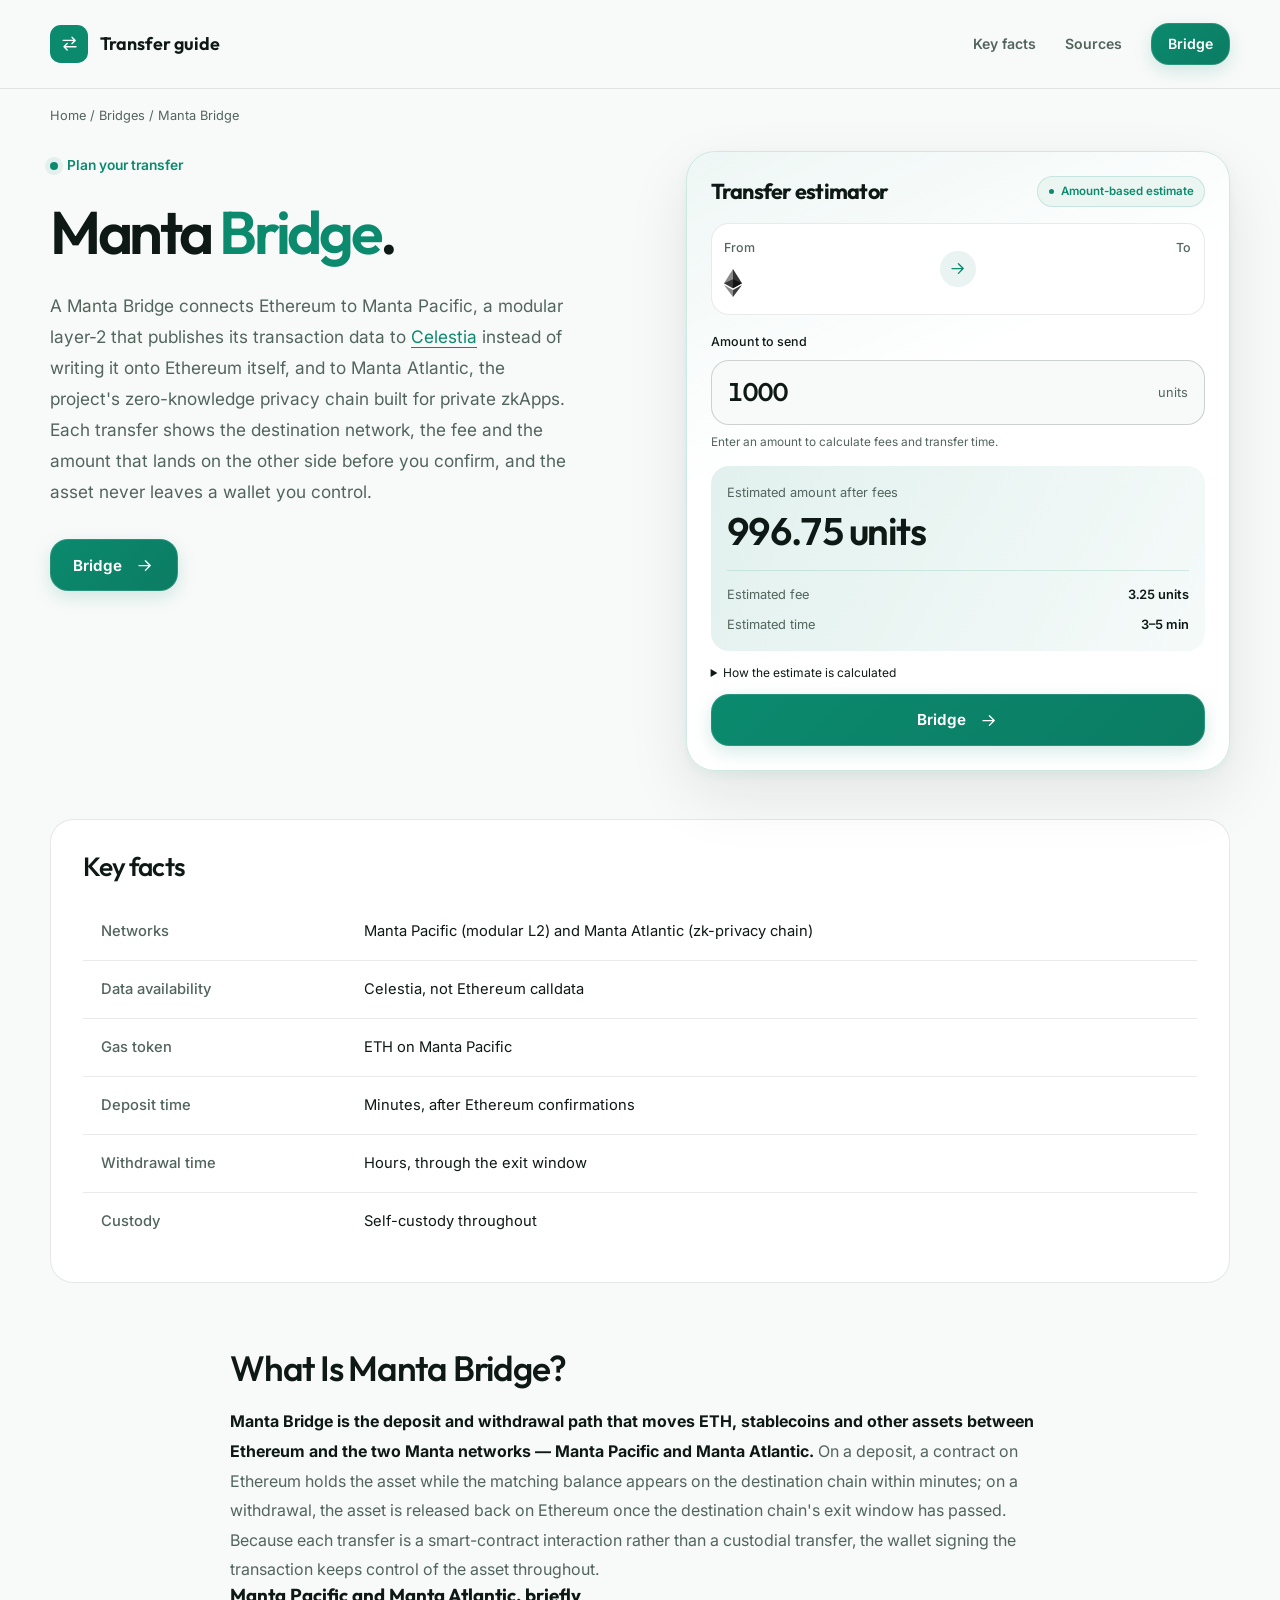
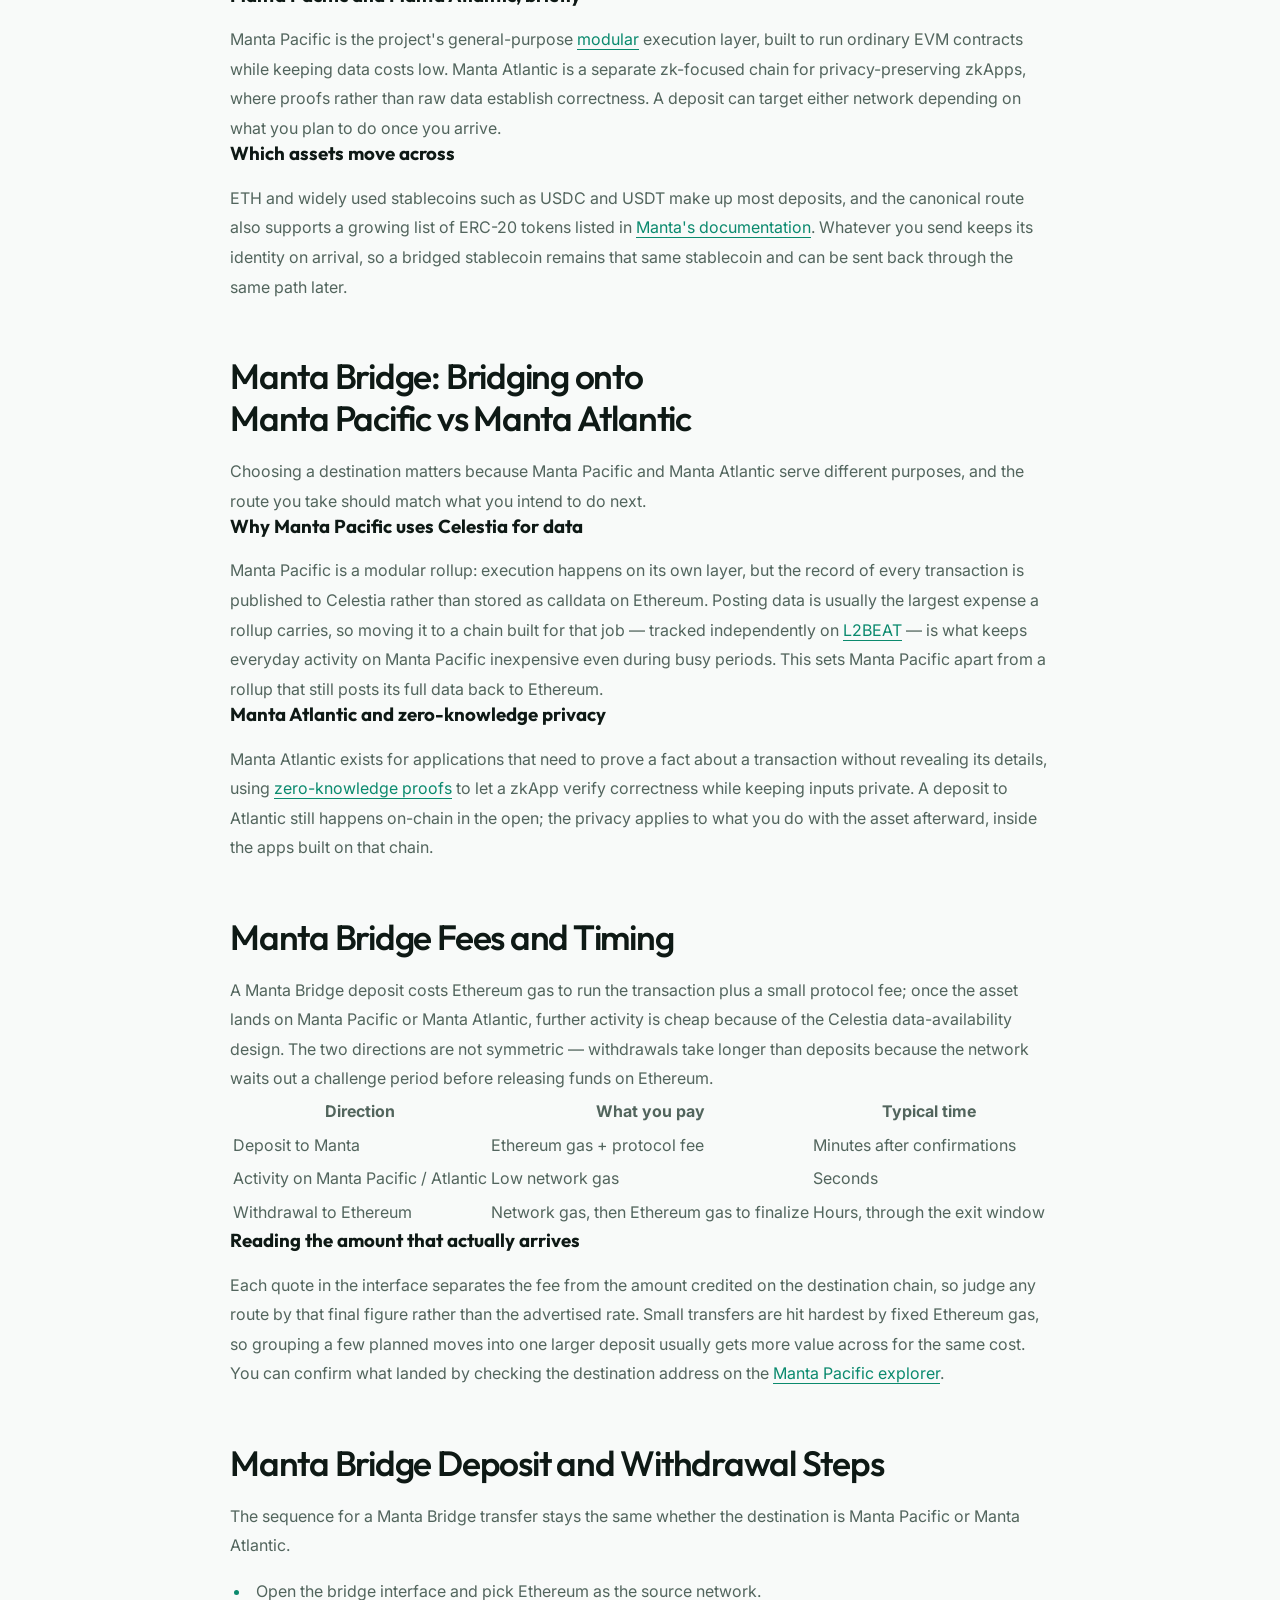
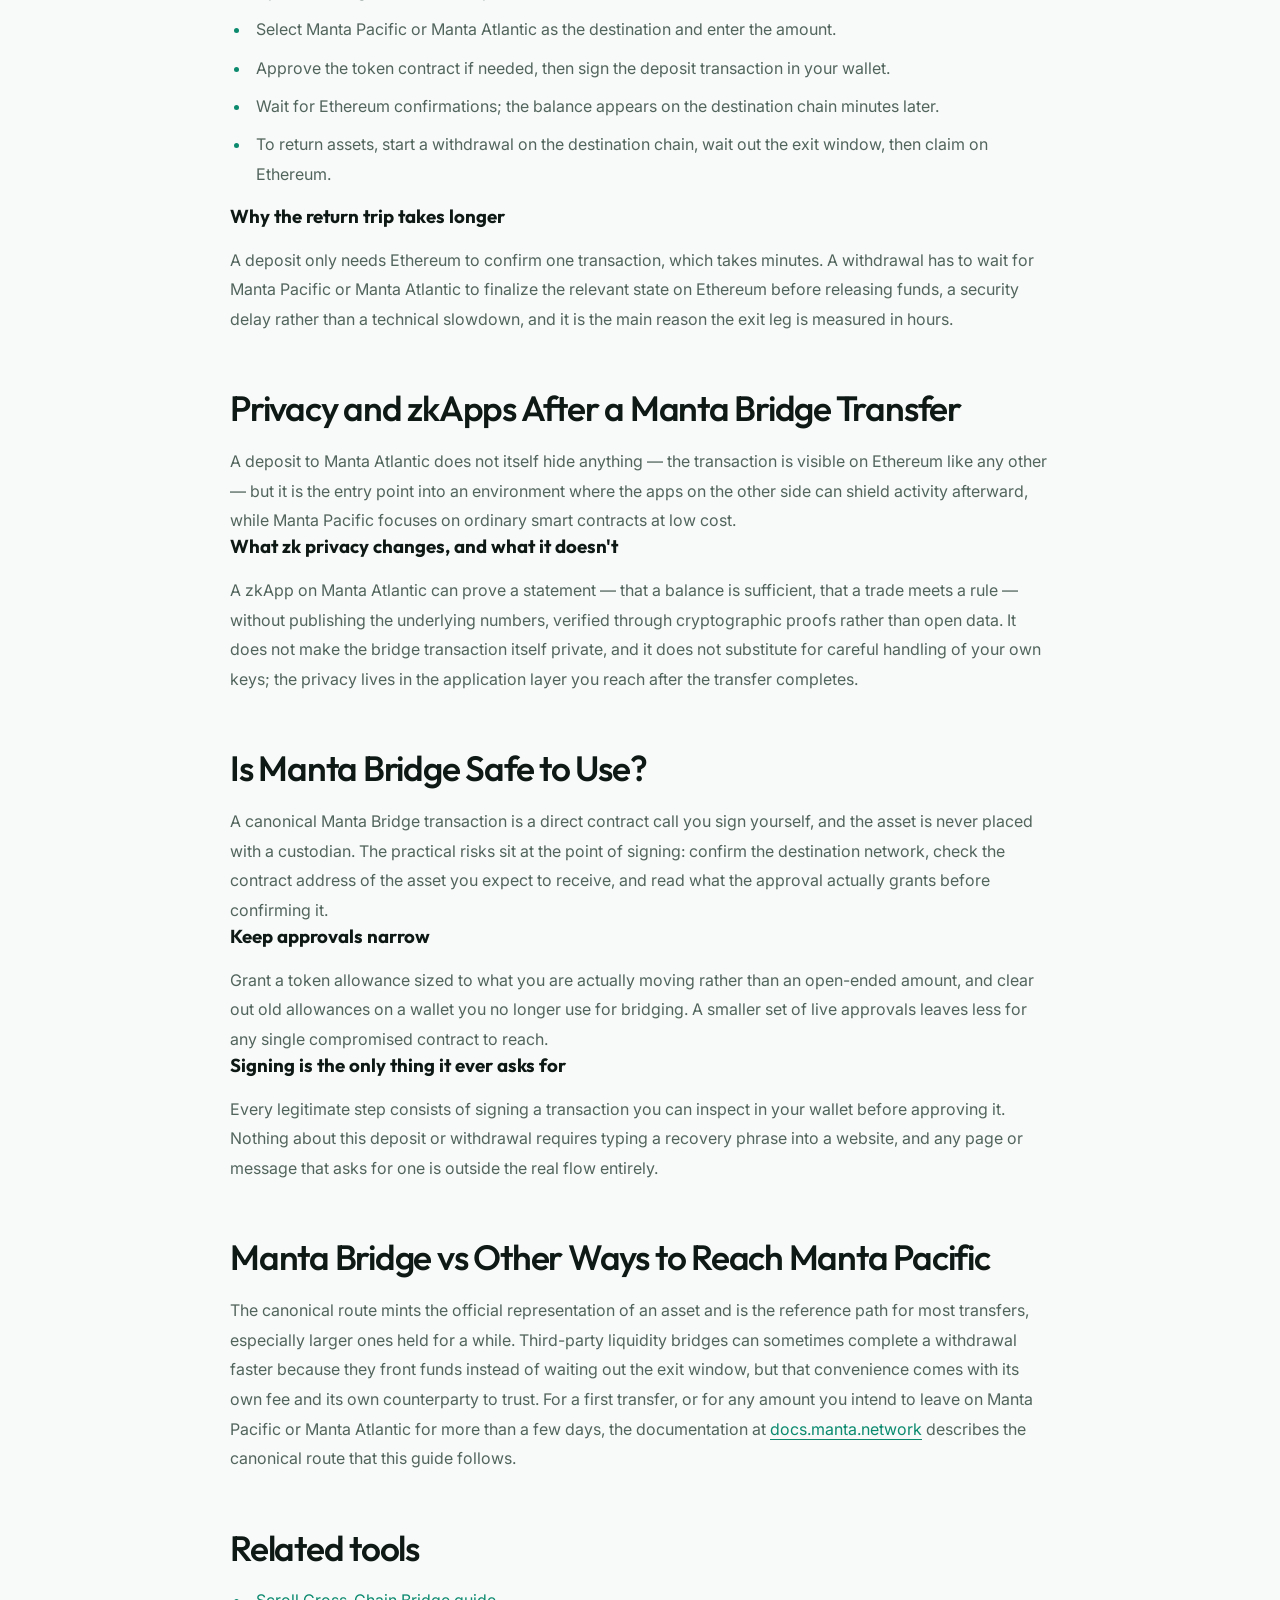
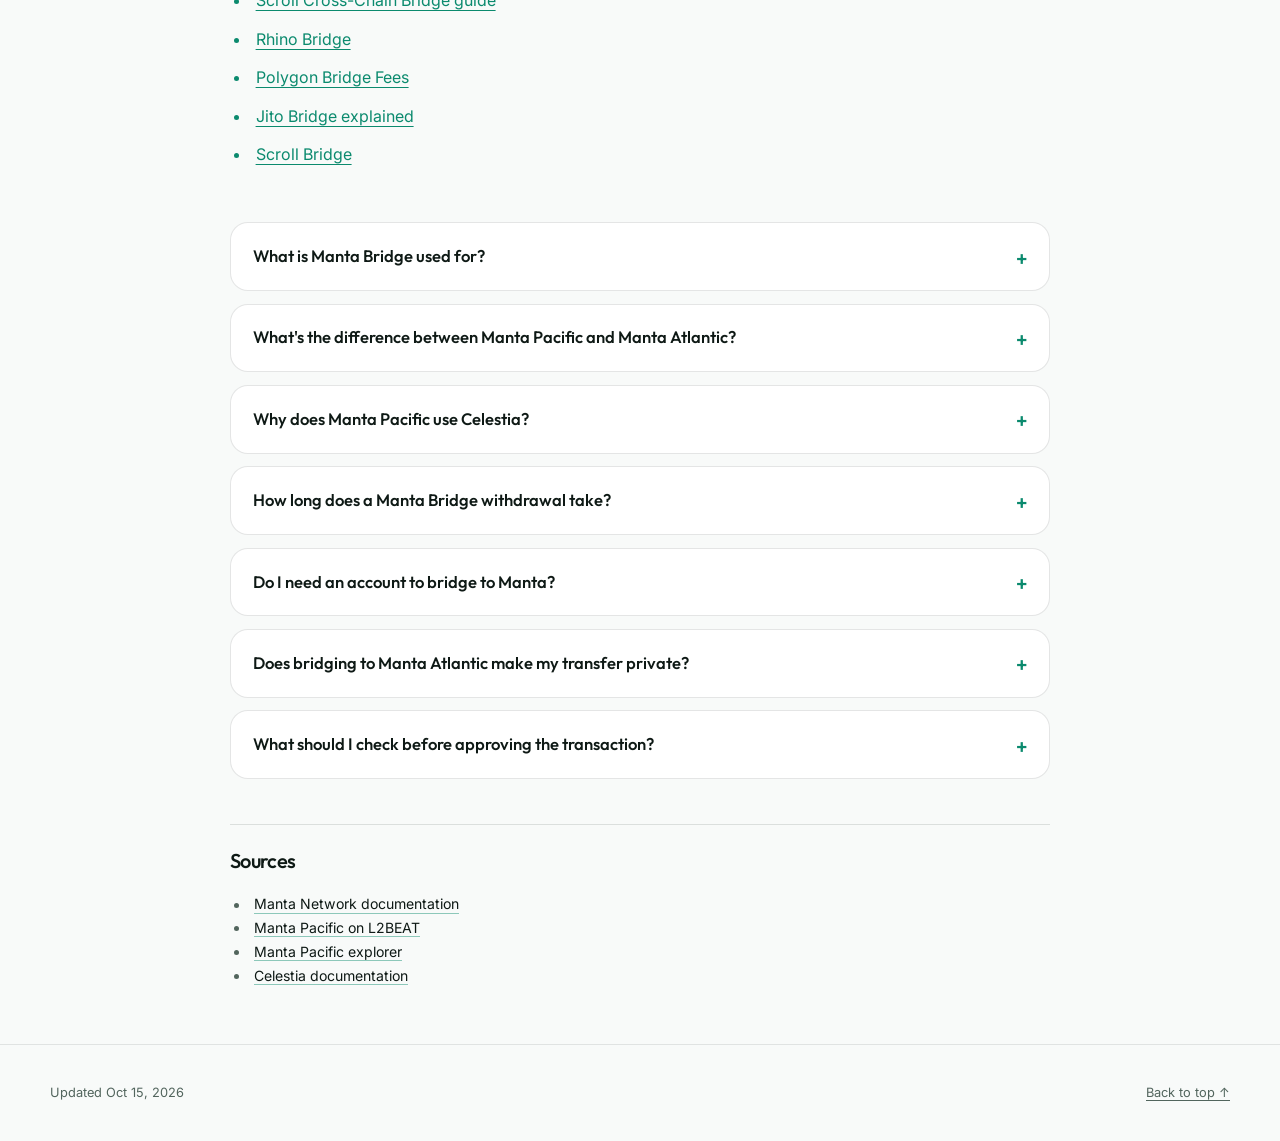
<file: index.html>
<!doctype html>
<html lang="en">
<head>
  <meta charset="utf-8">
  <meta name="viewport" content="width=device-width, initial-scale=1">
  <title>Manta Bridge — Deposit to Manta Pacific & Manta Atlantic</title>
  <meta name="description" content="Use Manta Bridge to move ETH and stablecoins from Ethereum onto Manta Pacific, a modular L2 that settles its data through Celestia, or onto Manta Atlantic, the project's zk-privacy chain. Check fees and timing before you sign.">
  <link rel="canonical" href="https://mantabridge.github.io/">
  <meta property="og:type" content="website">
  <meta property="og:title" content="Manta Bridge">
  <meta property="og:description" content="Use Manta Bridge to move ETH and stablecoins from Ethereum onto Manta Pacific, a modular L2 that settles its data through Celestia, or onto Manta Atlantic, the project's zk-privacy chain. Check fees and timing before you sign.">
  <meta property="og:url" content="https://mantabridge.github.io/">
  <meta property="og:image" content="https://mantabridge.github.io/og.png">
  <meta name="twitter:card" content="summary_large_image">
  <meta name="twitter:title" content="Manta Bridge">
  <meta name="twitter:description" content="Use Manta Bridge to move ETH and stablecoins from Ethereum onto Manta Pacific, a modular L2 that settles its data through Celestia, or onto Manta Atlantic, the project's zk-privacy chain. Check fees and timing before you sign.">
  <meta name="twitter:image" content="https://mantabridge.github.io/og.png">
<link rel="preconnect" href="https://fonts.googleapis.com"><link rel="preconnect" href="https://fonts.gstatic.com" crossorigin><link rel="stylesheet" href="https://fonts.googleapis.com/css2?family=Inter:wght@400;500;600;700&family=Outfit:wght@500;600;700&display=swap">
<script type="application/ld+json">{"@context": "https://schema.org", "@graph": [{"@type": "WebSite", "@id": "https://mantabridge.github.io/#website", "url": "https://mantabridge.github.io/", "name": "Manta Bridge — Deposit to Manta Pacific & Manta Atlantic"}, {"@type": "WebPage", "@id": "https://mantabridge.github.io/#webpage", "url": "https://mantabridge.github.io/", "name": "Manta Bridge — Deposit to Manta Pacific & Manta Atlantic", "isPartOf": {"@id": "https://mantabridge.github.io/#website"}, "description": "Use Manta Bridge to move ETH and stablecoins from Ethereum onto Manta Pacific, a modular L2 that settles its data through Celestia, or onto Manta Atlantic, the project's zk-privacy chain. Check fees and timing before you sign.", "datePublished": "2026-10-15", "dateModified": "2026-10-15"}, {"@type": "SoftwareApplication", "name": "Manta Bridge", "applicationCategory": "FinanceApplication", "operatingSystem": "Web", "offers": {"@type": "Offer", "price": "0", "priceCurrency": "USD"}}, {"@type": "BreadcrumbList", "itemListElement": [{"@type": "ListItem", "position": 1, "name": "Home", "item": "https://mantabridge.github.io/"}, {"@type": "ListItem", "position": 2, "name": "Bridges"}, {"@type": "ListItem", "position": 3, "name": "Manta Bridge"}]}, {"@type": "FAQPage", "mainEntity": [{"@type": "Question", "name": "What is Manta Bridge used for?", "acceptedAnswer": {"@type": "Answer", "text": "It moves ETH, stablecoins and other supported tokens between Ethereum and the two Manta networks — Manta Pacific for general contracts and Manta Atlantic for zk-privacy applications — while keeping the asset under the control of the wallet that signs the transaction."}}, {"@type": "Question", "name": "What's the difference between Manta Pacific and Manta Atlantic?", "acceptedAnswer": {"@type": "Answer", "text": "Manta Pacific is a modular layer-2 for ordinary EVM activity that publishes its data to Celestia to keep costs low. Manta Atlantic is a separate chain built for zkApps that need to prove facts about a transaction without revealing the underlying details."}}, {"@type": "Question", "name": "Why does Manta Pacific use Celestia?", "acceptedAnswer": {"@type": "Answer", "text": "Publishing transaction data is usually the most expensive part of running a rollup. Manta Pacific posts that data to Celestia instead of Ethereum calldata, which is what keeps everyday fees on the network low even when activity is high."}}, {"@type": "Question", "name": "How long does a Manta Bridge withdrawal take?", "acceptedAnswer": {"@type": "Answer", "text": "Deposits credit within minutes of Ethereum confirming your transaction. Withdrawals wait out a challenge period on the destination chain before funds are released on Ethereum, which typically takes hours rather than minutes."}}, {"@type": "Question", "name": "Do I need an account to bridge to Manta?", "acceptedAnswer": {"@type": "Answer", "text": "No. You connect a wallet you already control and sign the transfer directly on-chain; there is no sign-up and no custodial step at any point."}}, {"@type": "Question", "name": "Does bridging to Manta Atlantic make my transfer private?", "acceptedAnswer": {"@type": "Answer", "text": "The deposit transaction itself is visible on Ethereum like any other transfer. Privacy comes from the zkApps built on Manta Atlantic, which can prove facts about later transactions without publishing their details."}}, {"@type": "Question", "name": "What should I check before approving the transaction?", "acceptedAnswer": {"@type": "Answer", "text": "Confirm the destination network, verify the contract address of the asset you expect to receive, and read the size of the allowance you are granting rather than signing without checking it."}}]}]}</script>
  <style>
    :root{--bg:#F8FAF9;--surface:#FFFFFF;--text:#0E1915;--muted:#52655D;--accent:#0B8A6E;--accent-ink:#FFFFFF;--radius:18px;--display:"Outfit";--body:"Inter"}
    * { box-sizing: border-box; }
    html { scroll-behavior: smooth; scroll-padding-top: 2rem; }
    body { margin: 0; background: var(--bg); color: var(--text); font: 400 1rem/1.7 var(--body); -webkit-font-smoothing: antialiased; }
    a { color: var(--accent); text-underline-offset: .22em; }
    a:hover { text-decoration-thickness: .12em; }
    :focus-visible { outline: 3px solid var(--accent); outline-offset: 5px; }
    ::selection { background: var(--accent); color: var(--accent-ink); }
    h1, h2, h3, h4, h5, h6 { font-family: var(--display); line-height: 1.15; text-wrap: balance; }
    p, h1, h2, h3 { margin-top: 0; }
    img, svg { max-width: 100%; vertical-align: middle; }
    .c4c5e1a { width: min(1180px, calc(100% - 3rem)); margin-inline: auto; }
    .c179443 { position: absolute; z-index: 5; top: .5rem; left: 1rem; padding: .7rem 1rem; background: var(--surface); transform: translateY(-180%); border-radius: var(--radius); }
    .c179443:focus { transform: translateY(0); }
    .c9db57c { border-bottom: 1px solid color-mix(in srgb,var(--text) 10%,transparent); }
    .ce9d719 { min-height: 88px; display: flex; align-items: center; justify-content: space-between; gap: 1.5rem; }
    .c56612f { display: inline-flex; align-items: center; gap: .7rem; color: var(--text); font: 650 1.12rem/1.2 var(--display); text-decoration: none; }
    .c74864a { display: grid; place-items: center; width: 2.4rem; height: 2.4rem; border-radius: calc(var(--radius) * .6); background: var(--accent); color: var(--accent-ink); }
    .c40f69c { width: 1.2rem; height: 1.2rem; fill: none; stroke: var(--accent-ink); stroke-width: 1.7; stroke-linecap: round; stroke-linejoin: round; flex: 0 0 auto; }
    .cbbc3ab { display: flex; align-items: center; gap: 1.8rem; }
    .cbbc3ab > a { font-size: .88rem; font-weight: 600; text-decoration: none; }
    .cbbc3ab > a:not(.c8d887e) { color: var(--muted); }
    .c8d887e { display: inline-flex; align-items: center; justify-content: center; gap: .8rem; min-height: 52px; padding: .85rem 1.4rem; border: 1px solid color-mix(in srgb,var(--accent-ink) 12%,transparent); border-radius: var(--radius); background: linear-gradient(135deg,var(--accent),color-mix(in srgb,var(--accent) 88%,var(--text))); color: var(--accent-ink); font: 650 .95rem/1.3 var(--body); text-decoration: none; box-shadow: 0 6px 18px color-mix(in srgb,var(--accent) 17%,transparent); transition: transform .18s ease, box-shadow .18s ease; }
    .c8d887e:hover { transform: translateY(-2px); box-shadow: 0 9px 24px color-mix(in srgb,var(--accent) 25%,transparent); }
    .ce9d719 .c8d887e { min-height: 42px; padding: .65rem 1rem; }
    .cad844d { padding-block: 1rem 0; color: var(--muted); font-size: .8rem; overflow-wrap: anywhere; }
    .c6a41d3 { color: var(--muted); }
    .c6a41d3 a, a.c6a41d3 { color: var(--muted); text-decoration: none; }
    .c6a41d3 a:hover, a.c6a41d3:hover { color: var(--accent); text-decoration: underline; }
    .c6a41d3 ol, .c6a41d3 ul { display: flex; flex-wrap: wrap; gap: .5rem 1rem; padding: 0; margin: 0; list-style: none; }
    .c8d9909 { display: grid; grid-template-columns: minmax(0,1.05fr) minmax(0,1fr); gap: clamp(2rem,5vw,4.5rem); align-items: start; padding-block: 1.5rem 3rem; }
    .ce7e89e { display: inline-flex; align-items: center; gap: .55rem; margin-bottom: 1.3rem; color: var(--accent); font-size: .86rem; font-weight: 600; }
    .ce7e89e::before { content: ""; width: .5rem; height: .5rem; border-radius: 50%; background: var(--accent); box-shadow: 0 0 0 5px color-mix(in srgb,var(--accent) 9%,transparent); }
    h1 { margin-bottom: 1.4rem; font-size: clamp(2.5rem,4.7vw,4.35rem); font-weight: 600; letter-spacing: -.055em; overflow-wrap: anywhere; }
    h1 em { color: var(--accent); font-style: normal; }
    .ccf3db8 { max-width: 48ch; margin-bottom: 2rem; color: var(--muted); font-size: 1.08rem; line-height: 1.8; }
    .c38bdaa { position: relative; min-width: 0; padding: clamp(1.1rem,2.4vw,1.5rem); border: 1px solid color-mix(in srgb,var(--accent) 20%,var(--surface)); border-radius: calc(var(--radius) * 1.6); background: linear-gradient(155deg,color-mix(in srgb,var(--accent) 7%,var(--surface)),var(--surface) 40%); box-shadow: 0 24px 64px color-mix(in srgb,var(--text) 9%,transparent),0 4px 12px color-mix(in srgb,var(--accent) 6%,transparent); }
    .c227545 { display: flex; flex-wrap: wrap; align-items: center; justify-content: space-between; gap: .7rem; margin-bottom: 1rem; }
    .c227545 h2 { margin: 0; font-size: 1.35rem; letter-spacing: -.035em; }
    .c38468a { display: inline-flex; align-items: center; gap: .4rem; padding: .3rem .65rem; border: 1px solid color-mix(in srgb,var(--accent) 16%,transparent); border-radius: 999px; background: color-mix(in srgb,var(--accent) 8%,var(--surface)); color: var(--accent); font-size: .72rem; font-weight: 600; }
    .c38468a::before { content: ""; width: .35rem; height: .35rem; border-radius: 50%; background: var(--accent); }
    .c7b6725 { display: grid; grid-template-columns: minmax(0,1fr) auto minmax(0,1fr); align-items: center; gap: .8rem; padding: .8rem; margin-bottom: 1rem; border: 1px solid color-mix(in srgb,var(--text) 9%,transparent); border-radius: var(--radius); background: var(--surface); }
    .cd7d2a8 { min-width: 0; display: flex; flex-direction: column; align-items: flex-start; gap: .45rem; }
    .cd7d2a8:last-child { align-items: flex-end; }
    .c6f1a21, .c9b556e { color: var(--muted); font-size: .78rem; font-weight: 500; }
    .c9fd112 { display: flex; align-items: center; min-height: 36px; max-width: 100%; overflow-wrap: anywhere; font: 600 1rem/1.3 var(--display); }
    .c9fd112 img, .c9fd112 svg { max-height: 36px; width: auto; max-width: 100%; object-fit: contain; }
    .cbf986a { display: grid; place-items: center; width: 2.25rem; height: 2.25rem; border-radius: 50%; background: color-mix(in srgb,var(--accent) 9%,var(--surface)); }
    .cbf986a .c40f69c { stroke: var(--accent); }
    .c9b556e { display: block; margin-bottom: .5rem; color: var(--text); }
    .c409526 { display: flex; align-items: center; gap: .75rem; padding: .8rem 1rem; border: 1px solid color-mix(in srgb,var(--text) 18%,transparent); border-radius: var(--radius); background: var(--bg); transition: border-color .18s ease; }
    .c409526:focus-within { border-color: var(--accent); box-shadow: 0 0 0 3px color-mix(in srgb,var(--accent) 12%,transparent); }
    .c409526 input { width: 100%; min-width: 0; padding: .2rem 0; border: 0; background: var(--bg); color: var(--text); font: 550 1.6rem/1.2 var(--display); font-variant-numeric: tabular-nums; }
    .c409526 input:focus { outline: 0; }
    .c1264ae { color: var(--muted); font-size: .8rem; }
    .c4cc509 { margin: .45rem 0 .85rem; color: var(--muted); font-size: .74rem; }
    .c3dd64f { margin: .5rem 0; color: var(--text); font-size: .8rem; font-weight: 600; }
    [hidden] { display: none !important; }
    .cb81fff { padding: 1rem; border-radius: var(--radius); background: linear-gradient(120deg,color-mix(in srgb,var(--accent) 12%,var(--surface)),color-mix(in srgb,var(--accent) 4%,var(--surface))); }
    .c5e976e { margin-bottom: .25rem; color: var(--muted); font-size: .8rem; }
    .c7022f4 { display: block; color: var(--text); font: 600 clamp(1.7rem,3vw,2.5rem)/1.3 var(--display); letter-spacing: -.04em; font-variant-numeric: tabular-nums; overflow-wrap: anywhere; }
    .c7022f4 small { color: var(--muted); font: 400 .8rem/1.4 var(--body); letter-spacing: 0; }
    .cb81fff dl { display: grid; gap: .5rem; margin: .8rem 0 0; padding-top: .8rem; border-top: 1px solid color-mix(in srgb,var(--accent) 15%,transparent); font-size: .8rem; }
    .cb81fff dl div { display: flex; flex-wrap: wrap; justify-content: space-between; gap: .25rem 1rem; }
    .cb81fff dt { color: var(--muted); }
    .cb81fff dd { margin: 0; font-weight: 600; font-variant-numeric: tabular-nums; }
    .c396a35 { margin-block: .7rem; color: var(--muted); font-size: .75rem; }
    .c396a35 summary { width: fit-content; color: var(--text); cursor: pointer; }
    .c396a35 p { margin: .65rem 0 0; }
    .c38bdaa > .c8d887e { width: 100%; }
    .cbd6d88 { padding: 2rem; border: 1px solid color-mix(in srgb,var(--text) 10%,transparent); border-radius: calc(var(--radius) * 1.3); background: var(--surface); }
    .ccf0c5a { margin-bottom: 1.3rem; font-size: 1.65rem; font-weight: 550; letter-spacing: -.035em; }
    .c5afdc0 { max-width: 100%; overflow-x: auto; }
    .c7a7a6d { width: 100%; border-collapse: collapse; text-align: left; font-size: .92rem; }
    .c7a7a6d caption { padding-bottom: 1rem; text-align: left; color: var(--muted); }
    .c7a7a6d th, .c7a7a6d td { padding: 1rem 1.1rem; border-bottom: 1px solid color-mix(in srgb,var(--text) 9%,transparent); vertical-align: top; overflow-wrap: anywhere; }
    .c7a7a6d th { color: var(--muted); font-weight: 500; }
    .c7a7a6d thead { background: color-mix(in srgb,var(--accent) 5%,var(--surface)); }
    .c7a7a6d tbody tr:last-child > * { border-bottom: 0; }
    .c6794cb { max-width: 820px; padding-block: 4rem 2rem; }
    .ce6afe4 { margin-bottom: 3.3rem; }
    .c93071d { margin: 0 0 1.1rem; font: 550 clamp(1.6rem,3vw,2.2rem)/1.2 var(--display); letter-spacing: -.035em; }
    .ca6a6fa { color: var(--muted); line-height: 1.85; overflow-wrap: anywhere; }
    .ca6a6fa p { margin-bottom: 1.2rem; }
    .ca6a6fa strong, .ca6a6fa h3, .ca6a6fa h4 { color: var(--text); }
    .ca6a6fa ul, .ca6a6fa ol { padding-left: 1.3rem; }
    .ca6a6fa li { padding-left: .3rem; margin-block: .55rem; }
    .ca6a6fa li::marker { color: var(--accent); }
    .ca6a6fa blockquote { margin: 1.5rem 0; padding: 1rem 1.4rem; border-left: 3px solid var(--accent); border-radius: 0 var(--radius) var(--radius) 0; background: var(--surface); color: var(--text); }
    .ca6a6fa img { height: auto; border-radius: var(--radius); }
    .ca6a6fa pre { overflow-x: auto; padding: 1rem; border-radius: var(--radius); background: var(--surface); }
    .ca6a6fa code, .ca6a6fa pre { font-family: var(--body); }
    .cc0ac31 { margin-block: .8rem; border: 1px solid color-mix(in srgb,var(--text) 11%,transparent); border-radius: var(--radius); background: var(--surface); overflow: hidden; }
    .c6da730 { position: relative; padding: 1.3rem 3.5rem 1.3rem 1.4rem; list-style: none; cursor: pointer; color: var(--text); font: 550 1.04rem/1.5 var(--display); }
    .c6da730::-webkit-details-marker { display: none; }
    .c6da730::after { content: "+"; position: absolute; right: 1.4rem; top: 1.2rem; color: var(--accent); font-size: 1.3rem; }
    details[open] > .c6da730::after { content: "−"; }
    .cc0ac31[open] { border-color: color-mix(in srgb,var(--accent) 35%,var(--surface)); }
    .c6da730:focus-visible { outline-offset: -5px; }
    .cef89dc { padding: 0 1.4rem 1.4rem; color: var(--muted); overflow-wrap: anywhere; }
    .cef89dc > :last-child { margin-bottom: 0; }
    .c0e3f3a { max-width: 820px; padding-block: 1.5rem 3.5rem; border-top: 1px solid color-mix(in srgb,var(--text) 12%,transparent); }
    .c0e3f3a .ccf0c5a { font-size: 1.25rem; }
    .c773fb1 { margin: 0; padding-left: 1.25rem; color: var(--muted); font-size: .88rem; }
    .cda118f { padding-block: .4rem; padding-left: .25rem; overflow-wrap: anywhere; }
    .cda118f a, a.cda118f { color: var(--text); text-decoration-color: color-mix(in srgb,var(--accent) 45%,transparent); }
    .cda118f a:hover, a.cda118f:hover { color: var(--accent); }
    .cb1f13f { border-top: 1px solid color-mix(in srgb,var(--text) 10%,transparent); }
    .c6dd6e3 { display: flex; align-items: center; justify-content: space-between; flex-wrap: wrap; gap: 1rem; min-height: 96px; padding-block: 1.5rem; color: var(--muted); font-size: .8rem; }
    .c6dd6e3 p { margin: 0; }
    .c6dd6e3 a { color: var(--muted); }
    @media (max-width: 850px) { .c8d9909 { grid-template-columns: minmax(0,1fr); gap: 2.5rem; padding-block: 2.5rem 3.5rem; } .cc4f341 { max-width: 650px; } .c38bdaa { width: 100%; max-width: 600px; justify-self: center; } h1 { font-size: clamp(2.5rem,7vw,4rem); } .ccf3db8 { max-width: 60ch; } }
    @media (max-width: 540px) { .c4c5e1a { width: calc(100% - 2rem); } .ce9d719 { min-height: 76px; gap: .7rem; } .c56612f { font-size: .95rem; gap: .45rem; } .c74864a { width: 2rem; height: 2rem; } .cbbc3ab { gap: .6rem; } .cbbc3ab > a:not(.c8d887e) { display: none; } .ce9d719 .c8d887e { padding-inline: .85rem; font-size: .8rem; } .cbd6d88 { padding: 1.25rem; } .c7a7a6d th, .c7a7a6d td { padding: .8rem .55rem; } .cc4f341 > .c8d887e { width: 100%; } .c6794cb { padding-top: 2.8rem; } .c6dd6e3 { align-items: flex-start; flex-direction: column; } }
    @media (prefers-reduced-motion: reduce) { html { scroll-behavior: auto; } .c8d887e, .c409526 { transition: none; } .c8d887e:hover { transform: none; } }
  </style>
</head>
<body>
  <a class="c179443" href="#content">Skip to content</a>
  <header class="c9db57c">
    <nav class="ce9d719 c4c5e1a" aria-label="Primary navigation">
      <a class="c56612f" href="#top" aria-label="Transfer guide, top of page">
        <span class="c74864a" aria-hidden="true"><svg class="c40f69c" viewBox="0 0 24 24"><path d="M4 8h15m-4-4 4 4-4 4M20 16H5m4-4-4 4 4 4"/></svg></span>
        Transfer guide
      </a>
      <div class="cbbc3ab">
        <a href="#facts">Key facts</a>
        <a href="#sources">Sources</a>
        <a class="c8d887e" href="dashboard/">Bridge</a>
      </div>
    </nav>
  </header>
  <div class="c4c5e1a" id="top">
    <div class="cad844d"><nav class="c6a41d3" aria-label="Breadcrumb"><a href="dashboard/">Home</a> <span>/</span> <span>Bridges</span> <span>/</span> <span>Manta Bridge</span></nav></div>
    <section class="c8d9909" aria-labelledby="hero-title">
      <div class="cc4f341">
        <p class="ce7e89e">Plan your transfer</p>
        <h1 id="hero-title">Manta <em>Bridge</em>.</h1>
        <p class="ccf3db8">A Manta Bridge connects Ethereum to Manta Pacific, a modular layer-2 that publishes its transaction data to <a href="https://docs.celestia.org/" rel="nofollow noopener" target="_blank">Celestia</a> instead of writing it onto Ethereum itself, and to Manta Atlantic, the project's zero-knowledge privacy chain built for private zkApps. Each transfer shows the destination network, the fee and the amount that lands on the other side before you confirm, and the asset never leaves a wallet you control.</p>
        <a class="c8d887e" href="dashboard/">Bridge <svg class="c40f69c" viewBox="0 0 24 24" aria-hidden="true"><path d="M5 12h14m-6-6 6 6-6 6"/></svg></a>
      </div>
      <aside class="c38bdaa" aria-labelledby="widget-title">
        <div class="c227545">
          <h2 id="widget-title">Transfer estimator</h2>
          <span class="c38468a">Amount-based estimate</span>
        </div>
        <div class="c7b6725" aria-label="Transfer route">
          <div class="cd7d2a8"><span class="c6f1a21">From</span><div class="c9fd112"><img src="assets/tokens/eth.svg" alt="Ethereum" width="28" height="28"></div></div>
          <span class="cbf986a" aria-hidden="true"><svg class="c40f69c" viewBox="0 0 24 24"><path d="M5 12h14m-6-6 6 6-6 6"/></svg></span>
          <div class="cd7d2a8"><span class="c6f1a21">To</span><div class="c9fd112"></div></div>
        </div>
        <label class="c9b556e" for="amount">Amount to send</label>
        <div class="c409526">
          <input id="amount" type="number" inputmode="decimal" min="0.01" max="1000000000000" step="0.01" value="1000" required aria-describedby="amount-help amount-error">
          <span class="c1264ae">units</span>
        </div>
        <p class="c4cc509" id="amount-help">Enter an amount to calculate fees and transfer time.</p>
        <p class="c3dd64f" id="amount-error" hidden></p>
        <div class="cb81fff" role="status" aria-live="polite" aria-atomic="true">
          <div class="c5e976e">Estimated amount after fees</div>
          <output class="c7022f4" id="result" for="amount">—</output>
          <dl>
            <div><dt>Estimated fee</dt><dd id="fee">—</dd></div>
            <div><dt>Estimated time</dt><dd id="duration">—</dd></div>
          </dl>
        </div>
        <details class="c396a35">
          <summary>How the estimate is calculated</summary>
          <p>Fee = 0.25 units + 0.3% of the amount, rounded to two decimal places and capped at the amount sent. The remaining amount uses the same units, at a 1:1 conversion. Time starts at 2 minutes, adds 1 minute per 2,500 units or part thereof, and is capped at 12 minutes. The displayed range adds 2 minutes to that estimate.</p>
        </details>
        <noscript><p class="c4cc509">Enable JavaScript to calculate the estimate.</p></noscript>
        <a class="c8d887e" href="dashboard/">Bridge <svg class="c40f69c" viewBox="0 0 24 24" aria-hidden="true"><path d="M5 12h14m-6-6 6 6-6 6"/></svg></a>
      </aside>
    </section>
    <section class="cbd6d88" id="facts" aria-labelledby="facts-title">
      <h2 class="ccf0c5a" id="facts-title">Key facts</h2>
      <div class="c5afdc0"><table class="c7a7a6d"><tbody><tr><th scope="row">Networks</th><td>Manta Pacific (modular L2) and Manta Atlantic (zk-privacy chain)</td></tr>
<tr><th scope="row">Data availability</th><td>Celestia, not Ethereum calldata</td></tr>
<tr><th scope="row">Gas token</th><td>ETH on Manta Pacific</td></tr>
<tr><th scope="row">Deposit time</th><td>Minutes, after Ethereum confirmations</td></tr>
<tr><th scope="row">Withdrawal time</th><td>Hours, through the exit window</td></tr>
<tr><th scope="row">Custody</th><td>Self-custody throughout</td></tr></tbody></table></div>
    </section>
  </div>
  <main class="c6794cb c4c5e1a" id="content">
    <section class="ce6afe4"><h2 class="c93071d">What Is Manta Bridge?</h2><div class="ca6a6fa"><strong>Manta Bridge is the deposit and withdrawal path that moves ETH, stablecoins and other assets between Ethereum and the two Manta networks — Manta Pacific and Manta Atlantic.</strong> On a deposit, a contract on Ethereum holds the asset while the matching balance appears on the destination chain within minutes; on a withdrawal, the asset is released back on Ethereum once the destination chain's exit window has passed. Because each transfer is a smart-contract interaction rather than a custodial transfer, the wallet signing the transaction keeps control of the asset throughout.<h3>Manta Pacific and Manta Atlantic, briefly</h3>Manta Pacific is the project's general-purpose <a href="https://en.wikipedia.org/wiki/Modular_blockchain" rel="nofollow noopener" target="_blank">modular</a> execution layer, built to run ordinary EVM contracts while keeping data costs low. Manta Atlantic is a separate zk-focused chain for privacy-preserving zkApps, where proofs rather than raw data establish correctness. A deposit can target either network depending on what you plan to do once you arrive.<h3>Which assets move across</h3>ETH and widely used stablecoins such as USDC and USDT make up most deposits, and the canonical route also supports a growing list of ERC-20 tokens listed in <a href="https://docs.manta.network/" rel="nofollow noopener" target="_blank">Manta's documentation</a>. Whatever you send keeps its identity on arrival, so a bridged stablecoin remains that same stablecoin and can be sent back through the same path later.</div></section>
<section class="ce6afe4"><h2 class="c93071d">Manta Bridge: Bridging onto Manta Pacific vs Manta Atlantic</h2><div class="ca6a6fa">Choosing a destination matters because Manta Pacific and Manta Atlantic serve different purposes, and the route you take should match what you intend to do next.<h3>Why Manta Pacific uses Celestia for data</h3>Manta Pacific is a modular rollup: execution happens on its own layer, but the record of every transaction is published to Celestia rather than stored as calldata on Ethereum. Posting data is usually the largest expense a rollup carries, so moving it to a chain built for that job — tracked independently on <a href="https://l2beat.com/scaling/projects/manta-pacific" rel="nofollow noopener" target="_blank">L2BEAT</a> — is what keeps everyday activity on Manta Pacific inexpensive even during busy periods. This sets Manta Pacific apart from a rollup that still posts its full data back to Ethereum.<h3>Manta Atlantic and zero-knowledge privacy</h3>Manta Atlantic exists for applications that need to prove a fact about a transaction without revealing its details, using <a href="https://en.wikipedia.org/wiki/Zero-knowledge_proof" rel="nofollow noopener" target="_blank">zero-knowledge proofs</a> to let a zkApp verify correctness while keeping inputs private. A deposit to Atlantic still happens on-chain in the open; the privacy applies to what you do with the asset afterward, inside the apps built on that chain.</div></section>
<section class="ce6afe4"><h2 class="c93071d">Manta Bridge Fees and Timing</h2><div class="ca6a6fa">A Manta Bridge deposit costs Ethereum gas to run the transaction plus a small protocol fee; once the asset lands on Manta Pacific or Manta Atlantic, further activity is cheap because of the Celestia data-availability design. The two directions are not symmetric — withdrawals take longer than deposits because the network waits out a challenge period before releasing funds on Ethereum.<table><thead><tr><th>Direction</th><th>What you pay</th><th>Typical time</th></tr></thead><tbody><tr><td>Deposit to Manta</td><td>Ethereum gas + protocol fee</td><td>Minutes after confirmations</td></tr><tr><td>Activity on Manta Pacific / Atlantic</td><td>Low network gas</td><td>Seconds</td></tr><tr><td>Withdrawal to Ethereum</td><td>Network gas, then Ethereum gas to finalize</td><td>Hours, through the exit window</td></tr></tbody></table><h3>Reading the amount that actually arrives</h3>Each quote in the interface separates the fee from the amount credited on the destination chain, so judge any route by that final figure rather than the advertised rate. Small transfers are hit hardest by fixed Ethereum gas, so grouping a few planned moves into one larger deposit usually gets more value across for the same cost. You can confirm what landed by checking the destination address on the <a href="https://pacific-explorer.manta.network/" rel="nofollow noopener" target="_blank">Manta Pacific explorer</a>.</div></section>
<section class="ce6afe4"><h2 class="c93071d">Manta Bridge Deposit and Withdrawal Steps</h2><div class="ca6a6fa">The sequence for a Manta Bridge transfer stays the same whether the destination is Manta Pacific or Manta Atlantic.<ul><li>Open the bridge interface and pick Ethereum as the source network.</li><li>Select Manta Pacific or Manta Atlantic as the destination and enter the amount.</li><li>Approve the token contract if needed, then sign the deposit transaction in your wallet.</li><li>Wait for Ethereum confirmations; the balance appears on the destination chain minutes later.</li><li>To return assets, start a withdrawal on the destination chain, wait out the exit window, then claim on Ethereum.</li></ul><h3>Why the return trip takes longer</h3>A deposit only needs Ethereum to confirm one transaction, which takes minutes. A withdrawal has to wait for Manta Pacific or Manta Atlantic to finalize the relevant state on Ethereum before releasing funds, a security delay rather than a technical slowdown, and it is the main reason the exit leg is measured in hours.</div></section>
<section class="ce6afe4"><h2 class="c93071d">Privacy and zkApps After a Manta Bridge Transfer</h2><div class="ca6a6fa">A deposit to Manta Atlantic does not itself hide anything — the transaction is visible on Ethereum like any other — but it is the entry point into an environment where the apps on the other side can shield activity afterward, while Manta Pacific focuses on ordinary smart contracts at low cost.<h3>What zk privacy changes, and what it doesn't</h3>A zkApp on Manta Atlantic can prove a statement — that a balance is sufficient, that a trade meets a rule — without publishing the underlying numbers, verified through cryptographic proofs rather than open data. It does not make the bridge transaction itself private, and it does not substitute for careful handling of your own keys; the privacy lives in the application layer you reach after the transfer completes.</div></section>
<section class="ce6afe4"><h2 class="c93071d">Is Manta Bridge Safe to Use?</h2><div class="ca6a6fa">A canonical Manta Bridge transaction is a direct contract call you sign yourself, and the asset is never placed with a custodian. The practical risks sit at the point of signing: confirm the destination network, check the contract address of the asset you expect to receive, and read what the approval actually grants before confirming it.<h3>Keep approvals narrow</h3>Grant a token allowance sized to what you are actually moving rather than an open-ended amount, and clear out old allowances on a wallet you no longer use for bridging. A smaller set of live approvals leaves less for any single compromised contract to reach.<h3>Signing is the only thing it ever asks for</h3>Every legitimate step consists of signing a transaction you can inspect in your wallet before approving it. Nothing about this deposit or withdrawal requires typing a recovery phrase into a website, and any page or message that asks for one is outside the real flow entirely.</div></section>
<section class="ce6afe4"><h2 class="c93071d">Manta Bridge vs Other Ways to Reach Manta Pacific</h2><div class="ca6a6fa">The canonical route mints the official representation of an asset and is the reference path for most transfers, especially larger ones held for a while. Third-party liquidity bridges can sometimes complete a withdrawal faster because they front funds instead of waiting out the exit window, but that convenience comes with its own fee and its own counterparty to trust. For a first transfer, or for any amount you intend to leave on Manta Pacific or Manta Atlantic for more than a few days, the documentation at <a href="https://docs.manta.network/" rel="nofollow noopener" target="_blank">docs.manta.network</a> describes the canonical route that this guide follows.</div></section><section class="ce6afe4 cce6606" id="related"><h2 class="c93071d">Related tools</h2><div class="ca6a6fa"><ul><li><a href="https://scroll-cross-chain-bridge.github.io/">Scroll Cross-Chain Bridge guide</a></li><li><a href="https://rhino-bridge-site.github.io/">Rhino Bridge</a></li><li><a href="https://polygon-bridge-fees.github.io/">Polygon Bridge Fees</a></li><li><a href="https://jito-bridge.github.io/">Jito Bridge explained</a></li><li><a href="https://bridge-scroll.github.io/">Scroll Bridge</a></li></ul></div></section>
    <details class="cc0ac31"><summary class="c6da730">What is Manta Bridge used for?</summary><div class="cef89dc">It moves ETH, stablecoins and other supported tokens between Ethereum and the two Manta networks — Manta Pacific for general contracts and Manta Atlantic for zk-privacy applications — while keeping the asset under the control of the wallet that signs the transaction.</div></details>
<details class="cc0ac31"><summary class="c6da730">What's the difference between Manta Pacific and Manta Atlantic?</summary><div class="cef89dc">Manta Pacific is a modular layer-2 for ordinary EVM activity that publishes its data to Celestia to keep costs low. Manta Atlantic is a separate chain built for zkApps that need to prove facts about a transaction without revealing the underlying details.</div></details>
<details class="cc0ac31"><summary class="c6da730">Why does Manta Pacific use Celestia?</summary><div class="cef89dc">Publishing transaction data is usually the most expensive part of running a rollup. Manta Pacific posts that data to Celestia instead of Ethereum calldata, which is what keeps everyday fees on the network low even when activity is high.</div></details>
<details class="cc0ac31"><summary class="c6da730">How long does a Manta Bridge withdrawal take?</summary><div class="cef89dc">Deposits credit within minutes of Ethereum confirming your transaction. Withdrawals wait out a challenge period on the destination chain before funds are released on Ethereum, which typically takes hours rather than minutes.</div></details>
<details class="cc0ac31"><summary class="c6da730">Do I need an account to bridge to Manta?</summary><div class="cef89dc">No. You connect a wallet you already control and sign the transfer directly on-chain; there is no sign-up and no custodial step at any point.</div></details>
<details class="cc0ac31"><summary class="c6da730">Does bridging to Manta Atlantic make my transfer private?</summary><div class="cef89dc">The deposit transaction itself is visible on Ethereum like any other transfer. Privacy comes from the zkApps built on Manta Atlantic, which can prove facts about later transactions without publishing their details.</div></details>
<details class="cc0ac31"><summary class="c6da730">What should I check before approving the transaction?</summary><div class="cef89dc">Confirm the destination network, verify the contract address of the asset you expect to receive, and read the size of the allowance you are granting rather than signing without checking it.</div></details>
  </main>
  <section class="c0e3f3a c4c5e1a" id="sources" aria-labelledby="sources-title">
    <h2 class="ccf0c5a" id="sources-title">Sources</h2>
    <ul class="c773fb1"><li><a class="cda118f" href="https://docs.manta.network/" rel="nofollow noopener" target="_blank">Manta Network documentation</a></li>
<li><a class="cda118f" href="https://l2beat.com/scaling/projects/manta-pacific" rel="nofollow noopener" target="_blank">Manta Pacific on L2BEAT</a></li>
<li><a class="cda118f" href="https://pacific-explorer.manta.network/" rel="nofollow noopener" target="_blank">Manta Pacific explorer</a></li>
<li><a class="cda118f" href="https://docs.celestia.org/" rel="nofollow noopener" target="_blank">Celestia documentation</a></li></ul>
  </section>
  <footer class="cb1f13f">
    <div class="c6dd6e3 c4c5e1a">
      <p>Updated Oct 15, 2026</p>
      <a href="#top">Back to top ↑</a>
    </div>
  </footer>
  <script>
    (() => {
      const amount = document.getElementById('amount');
      const result = document.getElementById('result');
      const fee = document.getElementById('fee');
      const duration = document.getElementById('duration');
      const error = document.getElementById('amount-error');
      const format = new Intl.NumberFormat('en', { minimumFractionDigits: 2, maximumFractionDigits: 2 });
      const calculate = () => {
        const value = amount.valueAsNumber;
        if (!amount.validity.valid || !Number.isFinite(value)) {
          amount.setAttribute('aria-invalid', 'true');
          error.textContent = 'Enter an amount from 0.01 to 1,000,000,000,000 with up to two decimal places.';
          error.hidden = false;
          result.textContent = '—';
          fee.textContent = '—';
          duration.textContent = '—';
          return;
        }
        amount.removeAttribute('aria-invalid');
        error.hidden = true;
        error.textContent = '';
        const amountCents = Math.round(value * 100);
        const feeCents = Math.min(amountCents, Math.round(25 + amountCents * 0.003));
        const minutes = Math.min(12, 2 + Math.ceil(value / 2500));
        result.textContent = format.format((amountCents - feeCents) / 100) + ' units';
        fee.textContent = format.format(feeCents / 100) + ' units';
        duration.textContent = minutes + '–' + (minutes + 2) + ' min';
      };
      amount.addEventListener('input', calculate);
      calculate();
    })();
  </script>
</body>
</html>
</file>
